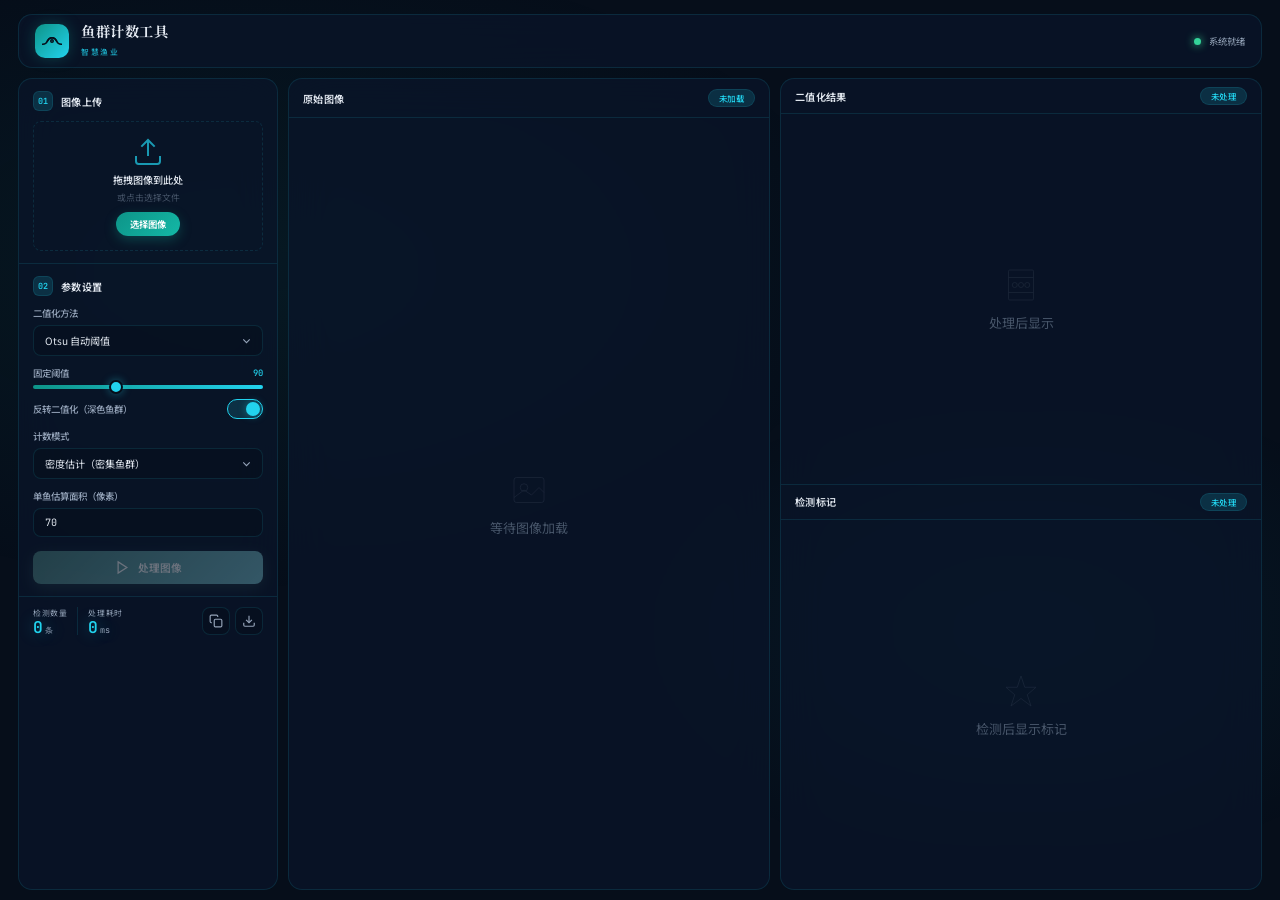
<file: 智慧鱼塘项目/计数系统/智慧渔业-鱼群计数系统/智慧渔业/frontend/index.html>
<!DOCTYPE html>
<html lang="zh-CN">
<head>
    <meta charset="UTF-8">
    <meta name="viewport" content="width=device-width, initial-scale=1.0">
    <title>鱼群计数工具</title>
    <link rel="preconnect" href="https://fonts.googleapis.com">
    <link rel="preconnect" href="https://fonts.gstatic.com" crossorigin>
    <link href="https://fonts.googleapis.com/css2?family=Playfair+Display:wght@700&family=JetBrains+Mono:wght@400;600&family=Noto+Serif+SC:wght@700&family=Noto+Sans+SC:wght@300;400;500;600&display=swap" rel="stylesheet">
    <link rel="stylesheet" href="styles.css">
</head>
<body>
    <div class="bg-particles" id="bgParticles"></div>
    <div class="app">
        <header class="app-header">
            <div class="brand">
                <div class="brand-icon">
                    <svg viewBox="0 0 24 24" fill="none" stroke="currentColor" stroke-width="1.8" stroke-linecap="round" stroke-linejoin="round">
                        <path d="M6.5 12c.94-2.34 3.09-4 5.5-4s4.56 1.66 5.5 4"/>
                        <path d="M6.5 12c-.94 2.34-3.09 4-5.5 4s-4.56-1.66-5.5-4"/>
                        <path d="M17.5 12c.94 2.34 3.09 4 5.5 4s4.56-1.66 5.5-4"/>
                        <path d="M17.5 12c-.94-2.34-3.09-4-5.5-4s-4.56 1.66-5.5 4"/>
                        <circle cx="12" cy="12" r="1.5"/>
                    </svg>
                </div>
                <div class="brand-text">
                    <h1>鱼群计数工具</h1>
                    <span class="brand-tag">智慧渔业</span>
                </div>
            </div>
            <div class="status-indicator">
                <span class="status-dot"></span>
                <span class="status-text">系统就绪</span>
            </div>
        </header>

        <main class="workspace">
            <!-- 左侧：控制面板 -->
            <aside class="panel panel-controls">
                <div class="panel-section">
                    <h3 class="section-title"><span class="section-num">01</span>图像上传</h3>
                    <div class="upload-zone" id="uploadZone">
                        <input type="file" id="imageUpload" accept="image/*">
                        <div class="upload-content">
                            <div class="upload-icon">
                                <svg viewBox="0 0 24 24" fill="none" stroke="currentColor" stroke-width="1.5">
                                    <path d="M21 15v4a2 2 0 0 1-2 2H5a2 2 0 0 1-2-2v-4"/>
                                    <polyline points="17 8 12 3 7 8"/>
                                    <line x1="12" y1="3" x2="12" y2="15"/>
                                </svg>
                            </div>
                            <p class="upload-hint">拖拽图像到此处</p>
                            <p class="upload-sub">或点击选择文件</p>
                            <label for="imageUpload" class="upload-btn">选择图像</label>
                        </div>
                        <div class="upload-ripple"></div>
                    </div>
                </div>

                <div class="panel-section">
                    <h3 class="section-title"><span class="section-num">02</span>参数设置</h3>
                    <div class="control-stack">
                        <div class="field">
                            <label>二值化方法</label>
                            <div class="select-wrap">
                                <select id="thresholdMethod">
                                    <option value="otsu">Otsu 自动阈值</option>
                                    <option value="fixed">固定阈值</option>
                                </select>
                                <svg class="select-arrow" viewBox="0 0 24 24" fill="none" stroke="currentColor" stroke-width="2"><polyline points="6 9 12 15 18 9"/></svg>
                            </div>
                        </div>
                        <div class="field" id="fixedThresholdField">
                            <label>固定阈值 <span id="fixedThresholdValue">90</span></label>
                            <input type="range" id="fixedThreshold" min="0" max="255" value="90">
                        </div>
                        <div class="field row">
                            <label class="switch-label">反转二值化（深色鱼群）</label>
                            <label class="switch">
                                <input type="checkbox" id="invertBinarize" checked>
                                <span class="slider"></span>
                            </label>
                        </div>
                        <div class="field">
                            <label>计数模式</label>
                            <div class="select-wrap">
                                <select id="countMode">
                                    <option value="density" selected>密度估计（密集鱼群）</option>
                                    <option value="connected">连通域（稀疏鱼群）</option>
                                </select>
                                <svg class="select-arrow" viewBox="0 0 24 24" fill="none" stroke="currentColor" stroke-width="2"><polyline points="6 9 12 15 18 9"/></svg>
                            </div>
                        </div>
                        <div class="field" id="avgFishAreaField">
                            <label>单鱼估算面积（像素）</label>
                            <input type="number" id="avgFishArea" value="70" min="1" max="500">
                        </div>
                        <div class="field hidden" id="minAreaField">
                            <label>最小连通域面积</label>
                            <input type="number" id="minArea" value="20" min="1" max="5000">
                        </div>
                        <button id="processButton" class="process-btn" disabled>
                            <span class="btn-icon"><svg viewBox="0 0 24 24" fill="none" stroke="currentColor" stroke-width="2"><polygon points="5 3 19 12 5 21 5 3"/></svg></span>
                            处理图像
                        </button>
                    </div>
                </div>

                <div class="panel-section result-section-compact">
                    <div class="result-metric-inline">
                        <div class="metric-block">
                            <span class="metric-label">检测数量</span>
                            <span class="metric-value-row"><span id="fishCount">0</span><small>条</small></span>
                        </div>
                        <div class="metric-divider"></div>
                        <div class="metric-block">
                            <span class="metric-label">处理耗时</span>
                            <span class="metric-value-row"><span id="processTime">0</span><small>ms</small></span>
                        </div>
                        <div class="metric-actions">
                            <button id="copyResult" class="icon-btn" title="复制结果">
                                <svg viewBox="0 0 24 24" fill="none" stroke="currentColor" stroke-width="2"><rect x="9" y="9" width="13" height="13" rx="2" ry="2"/><path d="M5 15H4a2 2 0 0 1-2-2V4a2 2 0 0 1 2-2h9a2 2 0 0 1 2 2v1"/></svg>
                            </button>
                            <button id="exportResult" class="icon-btn" title="导出结果">
                                <svg viewBox="0 0 24 24" fill="none" stroke="currentColor" stroke-width="2"><path d="M21 15v4a2 2 0 0 1-2 2H5a2 2 0 0 1-2-2v-4"/><polyline points="7 10 12 15 17 10"/><line x1="12" y1="15" x2="12" y2="3"/></svg>
                            </button>
                        </div>
                    </div>
                </div>
            </aside>

            <!-- 中间：原始图像 -->
            <section class="panel panel-preview">
                <div class="preview-header">
                    <h3 class="section-title">原始图像</h3>
                    <span class="image-badge" id="originalBadge">未加载</span>
                </div>
                <div class="canvas-frame">
                    <canvas id="originalCanvas" width="480" height="360"></canvas>
                    <div class="canvas-placeholder" id="originalPlaceholder">
                        <div class="placeholder-art">
                            <svg viewBox="0 0 64 64" fill="none" stroke="currentColor" stroke-width="1.2"><rect x="8" y="12" width="48" height="40" rx="4"/><circle cx="24" cy="28" r="6"/><path d="M8 44 L24 32 L36 40 L48 28 L56 36"/></svg>
                        </div>
                        <p>等待图像加载</p>
                    </div>
                </div>
            </section>

            <!-- 右侧：二值化 + 标记图 -->
            <section class="panel panel-result">
                <div class="result-stack">
                    <div class="result-view">
                        <div class="preview-header sub">
                            <h3 class="section-title">二值化结果</h3>
                            <span class="image-badge" id="binaryBadge">未处理</span>
                        </div>
                        <div class="canvas-frame small">
                            <canvas id="binaryCanvas" width="480" height="240"></canvas>
                            <div class="canvas-placeholder" id="binaryPlaceholder">
                                <div class="placeholder-art">
                                    <svg viewBox="0 0 64 64" fill="none" stroke="currentColor" stroke-width="1.2"><rect x="12" y="8" width="40" height="48" rx="2"/><line x1="12" y1="20" x2="52" y2="20"/><line x1="12" y1="44" x2="52" y2="44"/><circle cx="22" cy="32" r="4"/><circle cx="32" cy="32" r="4"/><circle cx="42" cy="32" r="4"/></svg>
                                </div>
                                <p>处理后显示</p>
                            </div>
                        </div>
                    </div>
                    <div class="result-view">
                        <div class="preview-header sub">
                            <h3 class="section-title">检测标记</h3>
                            <span class="image-badge" id="markBadge">未处理</span>
                        </div>
                        <div class="canvas-frame small">
                            <canvas id="markCanvas" width="480" height="240"></canvas>
                            <div class="canvas-placeholder" id="markPlaceholder">
                                <div class="placeholder-art">
                                    <svg viewBox="0 0 64 64" fill="none" stroke="currentColor" stroke-width="1.2"><path d="M32 8 L38 26 L56 26 L42 38 L48 56 L32 44 L16 56 L22 38 L8 26 L26 26 Z"/></svg>
                                </div>
                                <p>检测后显示标记</p>
                            </div>
                        </div>
                    </div>
                </div>
            </section>
        </main>
    </div>

    <div class="toast" id="toast">
        <span class="toast-icon">✓</span>
        <span class="toast-msg" id="toastMsg">操作成功</span>
    </div>

    <script src="script.js"></script>
</body>
</html>
</file>
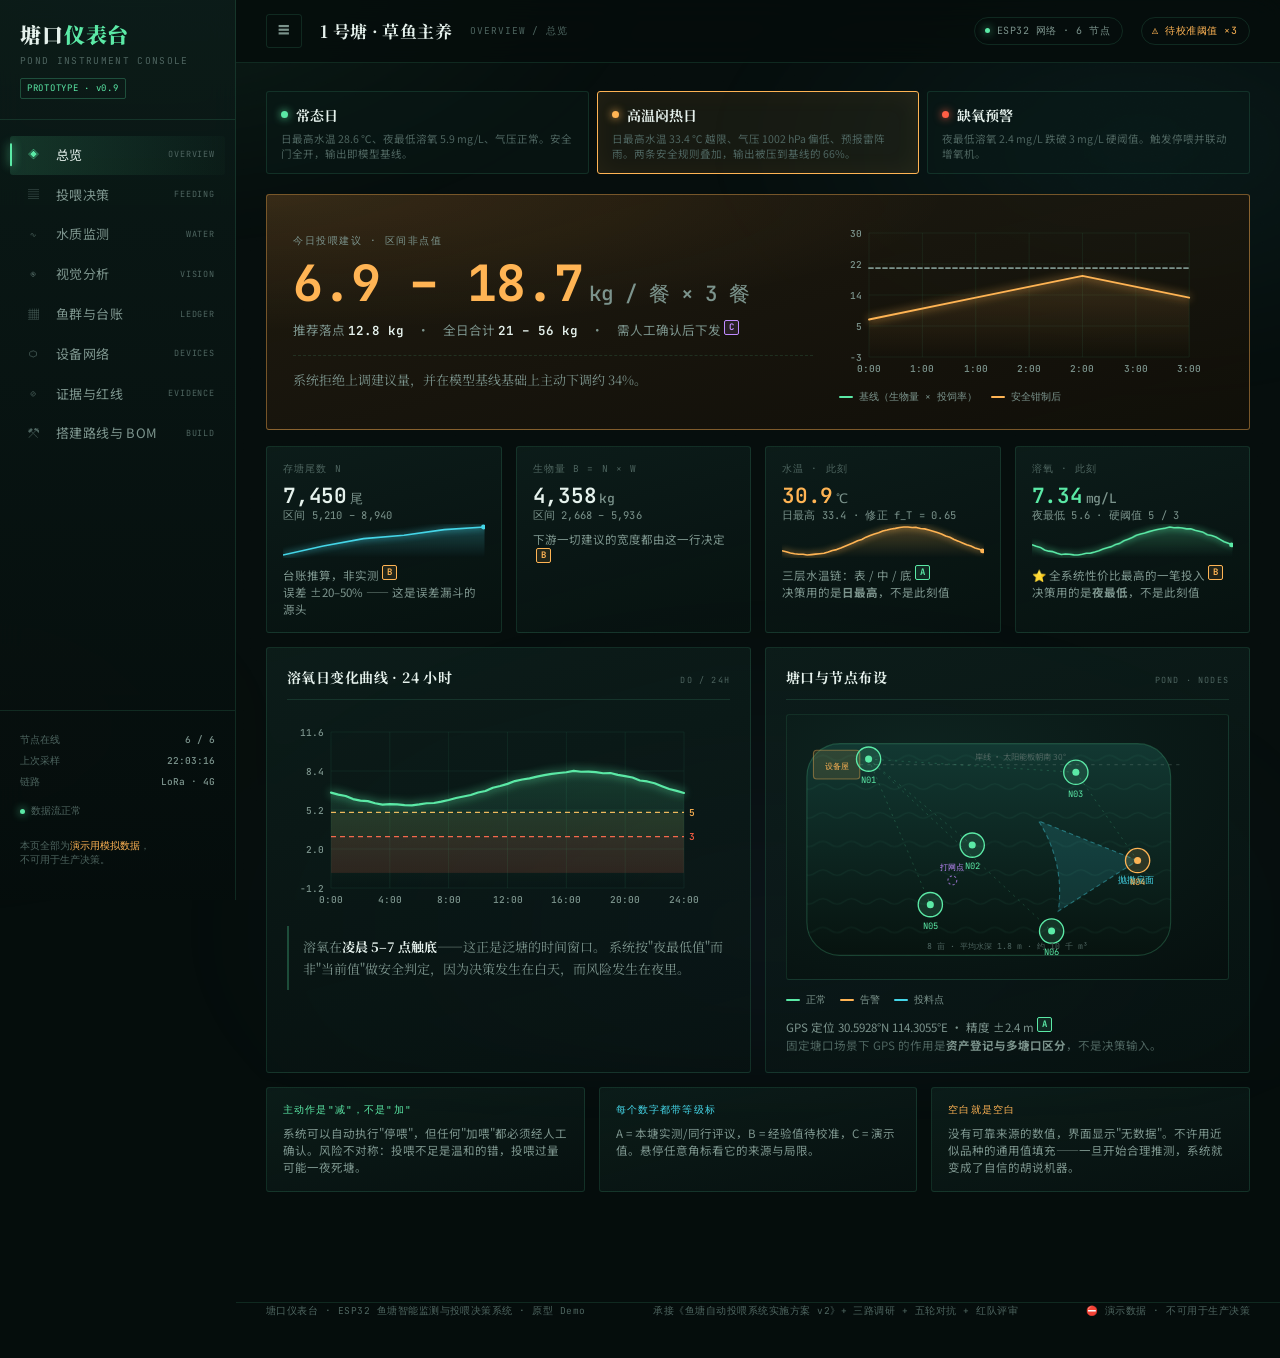
<file: 智慧鱼塘项目/视觉控制水下相机以及投喂养殖模型/视觉控制机投喂养殖系统/智慧鱼塘项目/ESP32鱼塘系统/esp32-yutang-demo/index.html>
<!DOCTYPE html>
<html lang="zh-CN">
<head>
<meta charset="UTF-8">
<meta name="viewport" content="width=device-width, initial-scale=1">
<title>塘口仪表台 · ESP32 鱼塘智能监测与投喂决策系统（原型 Demo）</title>
<meta name="description" content="基于 ESP32 传感网络的鱼塘监测与投喂决策系统原型。每个数字都带证据等级，每个预测都是区间。">
<link rel="stylesheet" href="styles.css">
<link rel="icon" href="data:image/svg+xml,<svg xmlns='http://www.w3.org/2000/svg' viewBox='0 0 32 32'><rect width='32' height='32' rx='7' fill='%23050D0C'/><path d='M6 20c3-5 6-5 9 0s6 5 9 0' stroke='%235BE9A6' stroke-width='2.4' fill='none' stroke-linecap='round'/><circle cx='16' cy='11' r='2.6' fill='%235BE9A6'/></svg>">
</head>
<body>

<div class="shell">

  <!-- ================= 左侧导航 ================= -->
  <aside class="rail">
    <div class="brand">
      <div class="mark">塘口<em>仪表台</em></div>
      <div class="sub">Pond Instrument Console</div>
      <div class="ver">PROTOTYPE · v0.9</div>
    </div>
    <nav class="nav"></nav>
    <div class="rail-foot">
      <div class="row"><span>节点在线</span><b>6 / 6</b></div>
      <div class="row"><span>上次采样</span><b id="clock">--:--:--</b></div>
      <div class="row"><span>链路</span><b>LoRa · 4G</b></div>
      <div class="row" style="margin-top:8px">
        <span><span class="pulse"></span> 数据流正常</span>
      </div>
      <div class="row" style="margin-top:14px;line-height:1.5;align-items:flex-start">
        <span style="color:var(--dim)">本页全部为<b style="color:var(--amber)">演示用模拟数据</b>，<br>不可用于生产决策。</span>
      </div>
    </div>
  </aside>

  <!-- ================= 主区 ================= -->
  <div class="main">
    <header class="topbar">
      <button class="btn ghost rail-toggle" id="rail-toggle" style="padding:7px 11px">☰</button>
      <h1>1 号塘 · 草鱼主养</h1>
      <span class="path" id="crumb">OVERVIEW / 总览</span>
      <span class="spacer"></span>
      <span class="status-pill"><span class="pulse"></span> ESP32 网络 · 6 节点</span>
      <span class="status-pill" style="color:var(--amber)">⚠ 待校准阈值 ×3</span>
    </header>

    <main id="view" class="view"></main>

    <footer class="foot" style="padding:0 30px 40px">
      <span>塘口仪表台 · ESP32 鱼塘智能监测与投喂决策系统 · 原型 Demo</span>
      <span>承接《鱼塘自动投喂系统实施方案 v2》+ 三路调研 + 五轮对抗 + 红队评审</span>
      <span>⛔ 演示数据 · 不可用于生产决策</span>
    </footer>
  </div>
</div>

<script src="data.js"></script>
<script src="charts.js"></script>
<script src="app.js"></script>
</body>
</html>
</file>
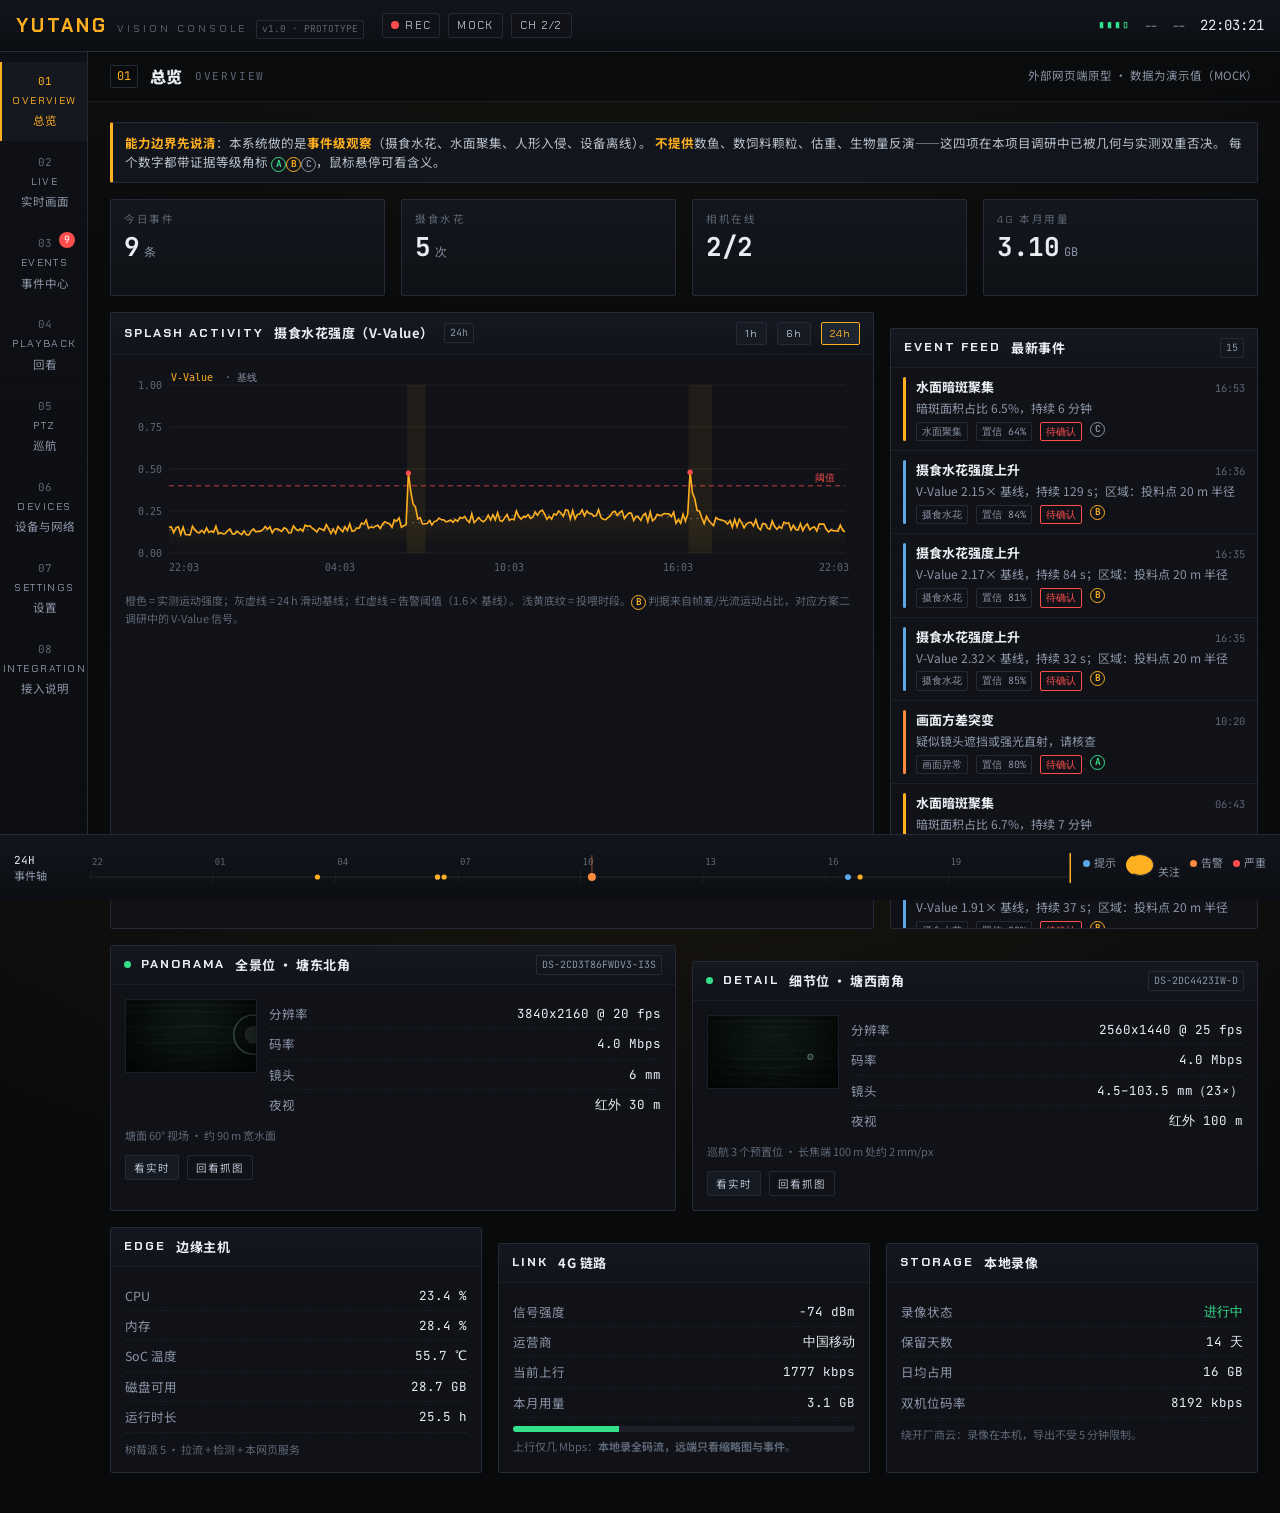
<file: 智慧鱼塘项目/视觉控制水下相机以及投喂养殖模型/视觉控制机投喂养殖系统/智慧鱼塘项目/视觉监控系统/yutang-vision-console/index.html>
<!DOCTYPE html>
<html lang="zh-CN">
<head>
<meta charset="UTF-8">
<meta name="viewport" content="width=device-width, initial-scale=1">
<title>塘口视觉监控台 · YUTANG VISION CONSOLE</title>
<meta name="description" content="鱼塘视觉监控系统 · 外部网页端原型：双机位实时画面、摄食水花事件、云台巡航、4G 链路与本地录像。">
<link rel="preconnect" href="https://fonts.googleapis.com">
<link rel="preconnect" href="https://fonts.gstatic.com" crossorigin>
<link href="https://fonts.googleapis.com/css2?family=Chakra+Petch:wght@500;600;700&family=JetBrains+Mono:wght@400;500;700&family=Noto+Sans+SC:wght@400;500;700;900&display=swap" rel="stylesheet">
<link rel="stylesheet" href="styles.css">
<link rel="icon" href="data:image/svg+xml,<svg xmlns='http://www.w3.org/2000/svg' viewBox='0 0 32 32'><rect width='32' height='32' rx='6' fill='%230A0B0D'/><circle cx='16' cy='16' r='7' fill='none' stroke='%23FFB020' stroke-width='2'/><circle cx='16' cy='16' r='2.4' fill='%23FF4D4D'/><path d='M16 3v4M16 25v4M3 16h4M25 16h4' stroke='%23FFB020' stroke-width='2'/></svg>">
</head>
<body data-mode="mock">

<!-- 顶部 tally 条 ==================================================== -->
<header class="tally">
  <div class="tally-brand">
    <span class="tally-mark">YUTANG</span>
    <span class="tally-sub">VISION CONSOLE</span>
    <span class="tally-ver">v1.0 · PROTOTYPE</span>
  </div>

  <div class="tally-mid">
    <span class="chip" id="tally-rec"><i class="rec"></i> REC</span>
    <span class="chip" id="tally-mode">MOCK</span>
    <span class="chip" id="tally-cams">CH 2/2</span>
  </div>

  <div class="tally-right">
    <span class="meter" id="tally-sig" title="4G 信号">▮▮▮▯</span>
    <span class="mono dim" id="tally-net">--</span>
    <span class="mono dim" id="tally-disk">--</span>
    <span class="mono big" id="tally-clock">--:--:--</span>
  </div>
</header>

<div class="shell">
  <!-- 左侧页签轨 ==================================================== -->
  <nav class="rail" id="rail"></nav>

  <!-- 主视图 ======================================================== -->
  <div class="stage">
    <div class="crumb">
      <span class="crumb-code" id="crumb-code">01</span>
      <span class="crumb-name" id="crumb-name">总览</span>
      <span class="crumb-path mono" id="crumb-path">OVERVIEW</span>
      <span class="spacer"></span>
      <span class="crumb-note" id="crumb-note"></span>
    </div>
    <main id="view" class="view"></main>
  </div>
</div>

<!-- 底部 24h 事件时间轴 ============================================== -->
<footer class="strip">
  <div class="strip-label">
    <span class="mono">24H</span>
    <span class="dim">事件轴</span>
  </div>
  <canvas id="strip-canvas" height="46"></canvas>
  <div class="strip-legend">
    <span><i class="dot info"></i>提示</span>
    <span><i class="dot notice"></i>关注</span>
    <span><i class="dot warn"></i>告警</span>
    <span><i class="dot critical"></i>严重</span>
  </div>
</footer>

<div class="toast-wrap" id="toast-wrap"></div>

<script src="data.js"></script>
<script src="charts.js"></script>
<script src="feed.js"></script>
<script src="api.js"></script>
<script src="app.js"></script>
</body>
</html>
</file>
<file: 智慧鱼塘项目/计数系统/智慧渔业-鱼群计数系统/智慧渔业/frontend/styles.css>
/* ───────────────────── 变量系统 ───────────────────── */
:root {
  --bg-deep: #060e1a;
  --bg-panel: rgba(11, 22, 42, 0.72);
  --bg-panel-solid: #0b162a;
  --border: rgba(34, 211, 238, 0.12);
  --border-hover: rgba(34, 211, 238, 0.35);
  --accent: #22d3ee;
  --accent-dim: rgba(34, 211, 238, 0.15);
  --accent-glow: rgba(34, 211, 238, 0.4);
  --primary: #0d9488;
  --primary-glow: rgba(13, 148, 136, 0.35);
  --text: #e2e8f0;
  --text-dim: #94a3b8;
  --text-faint: #475569;
  --success: #34d399;
  --font-display: 'Playfair Display', 'Noto Serif SC', serif;
  --font-body: 'Noto Sans SC', 'JetBrains Mono', sans-serif;
  --font-mono: 'JetBrains Mono', monospace;
  --radius: 14px;
  --radius-sm: 8px;
}

/* ───────────────────── 全局重置 ───────────────────── */
*, *::before, *::after { margin: 0; padding: 0; box-sizing: border-box; }
html, body { height: 100vh; width: 100vw; overflow: hidden; font-family: var(--font-body); font-size: 13px; color: var(--text); background: var(--bg-deep); }

/* ───────────────────── 动态背景 ───────────────────── */
.bg-particles { position: fixed; inset: 0; z-index: 0; pointer-events: none; background: radial-gradient(ellipse 80% 60% at 20% 30%, rgba(13,148,136,0.08) 0%, transparent 60%), radial-gradient(ellipse 60% 50% at 80% 70%, rgba(34,211,238,0.06) 0%, transparent 55%); }
.particle { position: absolute; border-radius: 50%; background: var(--accent); opacity: 0; animation: floatUp linear infinite; }
@keyframes floatUp { 0% { transform: translateY(100vh) scale(0.4); opacity: 0; } 10% { opacity: 0.25; } 90% { opacity: 0.15; } 100% { transform: translateY(-10vh) scale(1); opacity: 0; } }

/* ───────────────────── 应用外壳 ───────────────────── */
.app { position: relative; z-index: 1; display: flex; flex-direction: column; height: 100vh; padding: 14px 18px 10px; gap: 10px; }

/* ───────────────────── 顶部导航 ───────────────────── */
.app-header { display: flex; align-items: center; justify-content: space-between; padding: 8px 16px; background: var(--bg-panel); backdrop-filter: blur(20px); border: 1px solid var(--border); border-radius: var(--radius); flex-shrink: 0; }
.brand { display: flex; align-items: center; gap: 12px; }
.brand-icon { width: 34px; height: 34px; display: flex; align-items: center; justify-content: center; background: linear-gradient(135deg, var(--primary), var(--accent)); border-radius: 10px; color: var(--bg-deep); box-shadow: 0 0 14px var(--primary-glow); }
.brand-icon svg { width: 20px; height: 20px; }
.brand-text h1 { font-family: var(--font-display); font-size: 1.1rem; font-weight: 700; letter-spacing: 0.5px; line-height: 1.2; }
.brand-tag { font-size: 0.6rem; font-weight: 500; color: var(--accent); text-transform: uppercase; letter-spacing: 1.5px; opacity: 0.8; }
.status-indicator { display: flex; align-items: center; gap: 8px; font-size: 0.72rem; color: var(--text-dim); }
.status-dot { width: 7px; height: 7px; border-radius: 50%; background: var(--success); box-shadow: 0 0 8px var(--success); animation: pulse 2s ease-in-out infinite; }
@keyframes pulse { 0%, 100% { opacity: 1; transform: scale(1); } 50% { opacity: 0.6; transform: scale(0.85); } }

/* ───────────────────── 工作区 ───────────────────── */
.workspace { display: grid; grid-template-columns: 260px 1fr 1fr; gap: 10px; flex: 1; min-height: 0; }
.panel { background: var(--bg-panel); backdrop-filter: blur(20px); border: 1px solid var(--border); border-radius: var(--radius); display: flex; flex-direction: column; overflow: hidden; transition: border-color 0.3s ease; }
.panel:hover { border-color: var(--border-hover); }

/* ───────────────────── 面板头部 ───────────────────── */
.panel-section { padding: 12px 14px; border-bottom: 1px solid var(--border); }
.panel-section:last-child { border-bottom: none; }
.section-title { display: flex; align-items: center; gap: 8px; font-size: 0.78rem; font-weight: 600; color: var(--text); margin-bottom: 10px; letter-spacing: 0.3px; }
.section-num { display: inline-flex; align-items: center; justify-content: center; width: 20px; height: 20px; border-radius: 6px; font-family: var(--font-mono); font-size: 0.65rem; font-weight: 600; color: var(--accent); background: var(--accent-dim); border: 1px solid var(--border); }
.preview-header { display: flex; align-items: center; justify-content: space-between; padding: 10px 14px; border-bottom: 1px solid var(--border); flex-shrink: 0; }
.preview-header.sub { padding: 8px 14px; }
.preview-header .section-title { margin: 0; }
.image-badge { font-size: 0.65rem; font-weight: 500; padding: 2px 10px; border-radius: 20px; background: var(--accent-dim); color: var(--accent); border: 1px solid var(--border); letter-spacing: 0.5px; }
.image-badge.ready { background: rgba(52,211,153,0.12); color: var(--success); border-color: rgba(52,211,153,0.2); }

/* ───────────────────── 上传区域 ───────────────────── */
.upload-zone { position: relative; border: 1.5px dashed var(--border); border-radius: var(--radius-sm); padding: 14px 10px; text-align: center; cursor: pointer; transition: all 0.3s ease; overflow: hidden; }
.upload-zone:hover, .upload-zone.dragover { border-color: var(--accent); background: var(--accent-dim); }
.upload-zone input { display: none; }
.upload-content { position: relative; z-index: 2; display: flex; flex-direction: column; align-items: center; gap: 4px; }
.upload-icon { width: 32px; height: 32px; color: var(--accent); opacity: 0.7; transition: transform 0.3s ease; }
.upload-zone:hover .upload-icon { transform: translateY(-3px); opacity: 1; }
.upload-icon svg { width: 100%; height: 100%; }
.upload-hint { font-size: 0.78rem; font-weight: 500; color: var(--text); }
.upload-sub { font-size: 0.68rem; color: var(--text-faint); }
.upload-btn { margin-top: 4px; padding: 5px 14px; background: linear-gradient(135deg, var(--primary), #14b8a6); color: #fff; font-size: 0.72rem; font-weight: 600; border-radius: 20px; cursor: pointer; border: none; transition: all 0.25s ease; box-shadow: 0 4px 12px var(--primary-glow); }
.upload-btn:hover { transform: translateY(-1px); box-shadow: 0 6px 20px var(--primary-glow); }
.upload-ripple { position: absolute; inset: 0; border-radius: var(--radius-sm); opacity: 0; background: radial-gradient(circle at center, var(--accent-dim), transparent 70%); transition: opacity 0.4s ease; pointer-events: none; }
.upload-zone:hover .upload-ripple { opacity: 1; }

/* ───────────────────── 控制表单 ───────────────────── */
.control-stack { display: flex; flex-direction: column; gap: 10px; }
.field { display: flex; flex-direction: column; gap: 5px; }
.field.row { flex-direction: row; align-items: center; justify-content: space-between; }
.field.hidden { display: none !important; }
.field label { font-size: 0.73rem; font-weight: 500; color: var(--text-dim); display: flex; align-items: center; justify-content: space-between; }
.field label span { font-family: var(--font-mono); color: var(--accent); font-size: 0.68rem; }

.select-wrap { position: relative; }
select { width: 100%; appearance: none; padding: 7px 30px 7px 11px; background: rgba(6,14,26,0.5); border: 1px solid var(--border); border-radius: var(--radius-sm); color: var(--text); font-family: var(--font-body); font-size: 0.78rem; cursor: pointer; transition: all 0.2s ease; }
select:hover, select:focus { border-color: var(--accent); outline: none; background: rgba(6,14,26,0.7); }
.select-arrow { position: absolute; right: 10px; top: 50%; transform: translateY(-50%); width: 13px; height: 13px; color: var(--text-dim); pointer-events: none; }

input[type="range"] { width: 100%; height: 4px; background: transparent; appearance: none; cursor: pointer; }
input[type="range"]::-webkit-slider-runnable-track { height: 4px; background: linear-gradient(90deg, var(--primary), var(--accent)); border-radius: 2px; }
input[type="range"]::-webkit-slider-thumb { appearance: none; width: 14px; height: 14px; border-radius: 50%; background: var(--accent); border: 2px solid var(--bg-deep); box-shadow: 0 0 8px var(--accent-glow); margin-top: -5px; transition: transform 0.15s ease; }
input[type="range"]::-webkit-slider-thumb:hover { transform: scale(1.2); }

input[type="number"] { width: 100%; padding: 7px 11px; background: rgba(6,14,26,0.5); border: 1px solid var(--border); border-radius: var(--radius-sm); color: var(--text); font-family: var(--font-mono); font-size: 0.78rem; transition: all 0.2s ease; }
input[type="number"]:hover, input[type="number"]:focus { border-color: var(--accent); outline: none; }

/* 开关 */
.switch-label { font-size: 0.73rem; color: var(--text-dim); cursor: pointer; }
.switch { position: relative; display: inline-block; width: 36px; height: 20px; flex-shrink: 0; }
.switch input { opacity: 0; width: 0; height: 0; }
.slider { position: absolute; cursor: pointer; inset: 0; background: rgba(6,14,26,0.6); border: 1px solid var(--border); border-radius: 20px; transition: 0.3s; }
.slider::before { position: absolute; content: ""; height: 14px; width: 14px; left: 2px; bottom: 2px; background: var(--text-dim); border-radius: 50%; transition: 0.3s; }
.switch input:checked + .slider { background: var(--accent-dim); border-color: var(--accent); }
.switch input:checked + .slider::before { transform: translateX(16px); background: var(--accent); box-shadow: 0 0 8px var(--accent-glow); }

/* 处理按钮 */
.process-btn { display: flex; align-items: center; justify-content: center; gap: 8px; width: 100%; padding: 9px; margin-top: 4px; background: linear-gradient(135deg, var(--primary), var(--accent)); color: #fff; font-family: var(--font-body); font-size: 0.82rem; font-weight: 600; border: none; border-radius: var(--radius-sm); cursor: pointer; transition: all 0.3s ease; box-shadow: 0 4px 16px var(--primary-glow); position: relative; overflow: hidden; }
.process-btn::before { content: ''; position: absolute; inset: 0; background: linear-gradient(90deg, transparent, rgba(255,255,255,0.15), transparent); transform: translateX(-100%); transition: transform 0.5s ease; }
.process-btn:hover::before { transform: translateX(100%); }
.process-btn:hover:not(:disabled) { transform: translateY(-2px); box-shadow: 0 8px 24px var(--primary-glow); }
.process-btn:disabled { opacity: 0.4; cursor: not-allowed; filter: grayscale(0.6); }
.btn-icon { width: 15px; height: 15px; display: flex; align-items: center; }
.btn-icon svg { width: 100%; height: 100%; }

/* ───────────────────── Canvas 区域 ───────────────────── */
.canvas-frame { flex: 1; position: relative; display: flex; align-items: center; justify-content: center; padding: 10px; min-height: 0; }
.canvas-frame.small { padding: 8px; }
.canvas-frame canvas { max-width: 100%; max-height: 100%; border-radius: var(--radius-sm); object-fit: contain; display: none; }
.canvas-frame canvas.visible { display: block; }
.canvas-placeholder { display: flex; flex-direction: column; align-items: center; gap: 8px; color: var(--text-faint); text-align: center; }
.canvas-placeholder.hidden { display: none; }
.placeholder-art { width: 40px; height: 40px; opacity: 0.3; }
.placeholder-art svg { width: 100%; height: 100%; }

/* ───────────────────── 结果堆叠（右侧双图） ───────────────────── */
.result-stack { display: flex; flex-direction: column; flex: 1; min-height: 0; }
.result-view { display: flex; flex-direction: column; flex: 1; min-height: 0; border-bottom: 1px solid var(--border); }
.result-view:last-child { border-bottom: none; }

/* ───────────────────── 底部结果栏（左侧紧凑版） ───────────────────── */
.result-section-compact { padding: 10px 14px; }
.result-metric-inline { display: flex; align-items: center; gap: 10px; }
.metric-block { display: flex; flex-direction: column; gap: 1px; }
.metric-block .metric-label { font-size: 0.6rem; color: var(--text-dim); text-transform: uppercase; letter-spacing: 0.6px; }
.metric-value-row { font-family: var(--font-mono); font-size: 1.25rem; font-weight: 600; color: var(--accent); line-height: 1; text-shadow: 0 0 16px var(--accent-glow); }
.metric-value-row small { font-size: 0.65rem; color: var(--text-dim); margin-left: 2px; font-weight: 400; }
.metric-divider { width: 1px; height: 28px; background: var(--border); }
.metric-actions { display: flex; gap: 5px; margin-left: auto; }
.icon-btn { width: 28px; height: 28px; display: flex; align-items: center; justify-content: center; background: rgba(6,14,26,0.5); border: 1px solid var(--border); border-radius: var(--radius-sm); color: var(--text-dim); cursor: pointer; transition: all 0.2s ease; }
.icon-btn svg { width: 14px; height: 14px; }
.icon-btn:hover { border-color: var(--accent); color: var(--accent); background: var(--accent-dim); }

/* ───────────────────── Toast ───────────────────── */
.toast { position: fixed; bottom: 22px; left: 50%; transform: translateX(-50%) translateY(80px); display: flex; align-items: center; gap: 8px; padding: 9px 18px; background: var(--bg-panel); backdrop-filter: blur(20px); border: 1px solid var(--border); border-radius: 20px; color: var(--text); font-size: 0.78rem; z-index: 1000; opacity: 0; transition: all 0.35s cubic-bezier(0.34, 1.56, 0.64, 1); pointer-events: none; }
.toast.show { opacity: 1; transform: translateX(-50%) translateY(0); }
.toast-icon { width: 17px; height: 17px; display: flex; align-items: center; justify-content: center; background: var(--success); color: var(--bg-deep); border-radius: 50%; font-size: 0.65rem; font-weight: 700; }
</file>
<file: 智慧鱼塘项目/视觉控制水下相机以及投喂养殖模型/视觉控制机投喂养殖系统/智慧鱼塘项目/ESP32鱼塘系统/esp32-yutang-demo/styles.css>
/* ============================================================
   塘口仪表台 · 视觉系统
   方向：深水仪表台（Deep-Water Instrument Console）
   —— 控制室的克制 + 生物荧光的信号色 + 工程制图的证据标注
   ============================================================ */

@import url('https://fonts.googleapis.com/css2?family=Noto+Serif+SC:wght@500;700;900&family=Noto+Sans+SC:wght@300;400;500;700&family=JetBrains+Mono:wght@400;500;600;700&family=LXGW+WenKai:wght@400&display=swap');

:root {
  --abyss: #050D0C;
  --deep: #081513;
  --silt: #0C1C19;
  --raise: #102521;
  --edge: rgba(91, 233, 166, 0.13);
  --edge-2: rgba(91, 233, 166, 0.26);
  --foam: #E6F2ED;
  --mist: #7C948D;
  --dim: #4E6560;
  --signal: #5BE9A6;
  --amber: #FFB454;
  --alarm: #FF5F45;
  --cyan: #45D6E8;
  --lead: #7C93FF;
  --violet: #C08BFF;

  --mono: 'JetBrains Mono', ui-monospace, monospace;
  --sans: 'Noto Sans SC', -apple-system, sans-serif;
  --serif: 'Noto Serif SC', serif;
  --kai: 'LXGW WenKai', 'Noto Serif SC', serif;

  --r: 3px;
}

* { box-sizing: border-box; margin: 0; padding: 0; }

html { scroll-behavior: smooth; }

body {
  background: var(--abyss);
  color: var(--foam);
  font-family: var(--sans);
  font-size: 14px;
  line-height: 1.6;
  -webkit-font-smoothing: antialiased;
  min-height: 100vh;
  overflow-x: hidden;
}

/* ---------- 背景：水体光斑 + 颗粒 ---------- */
body::before {
  content: '';
  position: fixed; inset: -20%;
  background:
    radial-gradient(46% 34% at 22% 12%, rgba(91, 233, 166, 0.075), transparent 62%),
    radial-gradient(38% 30% at 78% 26%, rgba(69, 214, 232, 0.06), transparent 64%),
    radial-gradient(52% 40% at 58% 88%, rgba(124, 147, 255, 0.05), transparent 66%),
    radial-gradient(30% 24% at 12% 72%, rgba(255, 180, 84, 0.035), transparent 60%);
  filter: blur(28px);
  animation: drift 34s ease-in-out infinite alternate;
  pointer-events: none; z-index: 0;
}
body::after {
  content: '';
  position: fixed; inset: 0; z-index: 0; pointer-events: none; opacity: 0.42;
  background-image: url("data:image/svg+xml,%3Csvg xmlns='http://www.w3.org/2000/svg' width='140' height='140'%3E%3Cfilter id='n'%3E%3CfeTurbulence type='fractalNoise' baseFrequency='0.85' numOctaves='3'/%3E%3CfeColorMatrix type='saturate' values='0'/%3E%3C/filter%3E%3Crect width='140' height='140' filter='url(%23n)' opacity='0.32'/%3E%3C/svg%3E");
  mix-blend-mode: overlay;
}
@keyframes drift {
  0%   { transform: translate3d(0, 0, 0) scale(1); }
  50%  { transform: translate3d(2.5%, -2%, 0) scale(1.06); }
  100% { transform: translate3d(-2%, 2.5%, 0) scale(1.02); }
}

/* ---------- 骨架 ---------- */
.shell {
  position: relative; z-index: 1;
  display: grid;
  grid-template-columns: 236px minmax(0, 1fr);
  min-height: 100vh;
}

/* ---------- 左侧导航 ---------- */
.rail {
  border-right: 1px solid var(--edge);
  background: linear-gradient(180deg, rgba(12, 28, 25, 0.86), rgba(5, 13, 12, 0.9));
  backdrop-filter: blur(14px);
  padding: 22px 0 30px;
  position: sticky; top: 0; height: 100vh;
  display: flex; flex-direction: column;
  overflow-y: auto;
}
.rail::-webkit-scrollbar { width: 0; }

.brand { padding: 0 20px 20px; border-bottom: 1px solid var(--edge); margin-bottom: 16px; }
.brand .mark {
  font-family: var(--serif); font-weight: 900; font-size: 21px; letter-spacing: 0.04em;
  color: var(--foam); line-height: 1.15;
}
.brand .mark em { font-style: normal; color: var(--signal); }
.brand .sub {
  font-family: var(--mono); font-size: 9.5px; color: var(--dim);
  letter-spacing: 0.14em; text-transform: uppercase; margin-top: 7px;
}
.brand .ver {
  display: inline-block; margin-top: 10px; font-family: var(--mono); font-size: 9px;
  color: var(--signal); border: 1px solid var(--edge-2); border-radius: 2px;
  padding: 2px 6px; letter-spacing: 0.08em;
}

.nav { display: flex; flex-direction: column; gap: 1px; padding: 0 10px; }
.nav button {
  all: unset; cursor: pointer;
  display: grid; grid-template-columns: 26px 1fr auto; align-items: center; gap: 10px;
  padding: 9px 10px; border-radius: var(--r);
  color: var(--mist); font-size: 13px; font-weight: 400;
  transition: background .18s, color .18s, transform .18s;
  position: relative;
}
.nav button .ic { font-family: var(--mono); font-size: 11px; color: var(--dim); text-align: center; }
.nav button .cn { letter-spacing: 0.03em; }
.nav button .en {
  font-family: var(--mono); font-size: 8.5px; color: var(--dim);
  letter-spacing: 0.1em; text-transform: uppercase;
}
.nav button:hover { background: rgba(91, 233, 166, 0.05); color: var(--foam); transform: translateX(2px); }
.nav button.on {
  background: linear-gradient(90deg, rgba(91, 233, 166, 0.14), rgba(91, 233, 166, 0.02));
  color: var(--foam);
}
.nav button.on .ic { color: var(--signal); }
.nav button.on::before {
  content: ''; position: absolute; left: 0; top: 50%; transform: translateY(-50%);
  width: 2px; height: 60%; background: var(--signal); border-radius: 2px;
  box-shadow: 0 0 10px var(--signal);
}

.rail-foot { margin-top: auto; padding: 18px 20px 0; border-top: 1px solid var(--edge); }
.rail-foot .row {
  display: flex; justify-content: space-between; align-items: baseline;
  font-family: var(--mono); font-size: 9.5px; color: var(--dim); padding: 3px 0;
}
.rail-foot .row b { color: var(--mist); font-weight: 500; }
.pulse {
  display: inline-block; width: 5px; height: 5px; border-radius: 50%;
  background: var(--signal); box-shadow: 0 0 8px var(--signal);
  animation: pulse 1.9s ease-in-out infinite;
}
@keyframes pulse { 0%, 100% { opacity: 1; } 50% { opacity: 0.25; } }

/* ---------- 主区 ---------- */
.main { min-width: 0; display: flex; flex-direction: column; }

.topbar {
  position: sticky; top: 0; z-index: 30;
  display: flex; align-items: center; gap: 18px;
  padding: 14px 30px;
  border-bottom: 1px solid var(--edge);
  background: rgba(5, 13, 12, 0.82);
  backdrop-filter: blur(16px);
}
.topbar h1 {
  font-family: var(--serif); font-weight: 700; font-size: 17px;
  letter-spacing: 0.02em; white-space: nowrap;
}
.topbar .path { font-family: var(--mono); font-size: 9.5px; color: var(--dim); letter-spacing: 0.1em; }
.topbar .spacer { flex: 1; }

.status-pill {
  display: flex; align-items: center; gap: 7px;
  border: 1px solid var(--edge); border-radius: 100px;
  padding: 5px 12px 5px 10px;
  font-family: var(--mono); font-size: 10px; color: var(--mist);
  letter-spacing: 0.05em; white-space: nowrap;
}

.view { padding: 28px 30px 70px; animation: fadeUp .45s cubic-bezier(.2,.7,.3,1) both; }
@keyframes fadeUp { from { opacity: 0; transform: translateY(14px); } to { opacity: 1; transform: none; } }

/* ---------- 通用件 ---------- */
.card {
  border: 1px solid var(--edge);
  background: linear-gradient(165deg, rgba(16, 37, 33, 0.62), rgba(8, 21, 19, 0.55));
  border-radius: var(--r);
  padding: 18px 20px;
  position: relative;
  overflow: hidden;
}
.card.tight { padding: 14px 16px; }
.card-h {
  display: flex; align-items: baseline; gap: 10px; margin-bottom: 14px;
  padding-bottom: 10px; border-bottom: 1px solid var(--edge);
}
.card-h h3 {
  font-family: var(--serif); font-weight: 700; font-size: 14px; letter-spacing: 0.03em;
}
.card-h .en {
  font-family: var(--mono); font-size: 8.5px; color: var(--dim);
  letter-spacing: 0.14em; text-transform: uppercase; margin-left: auto;
}

.sect-title {
  font-family: var(--serif); font-weight: 900; font-size: 26px;
  letter-spacing: 0.01em; line-height: 1.25; margin-bottom: 6px;
}
.sect-desc { color: var(--mist); font-size: 13px; max-width: 78ch; margin-bottom: 22px; }

.grid { display: grid; gap: 14px; }
.g2 { grid-template-columns: repeat(2, minmax(0, 1fr)); }
.g3 { grid-template-columns: repeat(3, minmax(0, 1fr)); }
.g4 { grid-template-columns: repeat(4, minmax(0, 1fr)); }
@media (max-width: 1180px) { .g4 { grid-template-columns: repeat(2, minmax(0, 1fr)); } .g3 { grid-template-columns: repeat(2, minmax(0,1fr)); } }
@media (max-width: 820px) { .g2, .g3, .g4 { grid-template-columns: 1fr; } }

/* ---------- 证据等级标（本项目的界面语言核心） ---------- */
.grade {
  display: inline-flex; align-items: center; justify-content: center;
  font-family: var(--mono); font-size: 9px; font-weight: 700;
  width: 15px; height: 15px; border-radius: 2px;
  vertical-align: super; margin-left: 3px; cursor: help;
  border: 1px solid currentColor; line-height: 1;
}
.grade.A { color: var(--signal); background: rgba(91, 233, 166, 0.1); }
.grade.B { color: var(--amber); background: rgba(255, 180, 84, 0.1); }
.grade.C { color: var(--violet); background: rgba(192, 139, 255, 0.1); }

/* ---------- 数值排印 ---------- */
.readout { font-family: var(--mono); font-weight: 600; color: var(--foam); letter-spacing: -0.01em; }
.readout .u { font-size: 0.62em; color: var(--mist); font-weight: 500; margin-left: 3px; }
.big { font-size: 34px; line-height: 1.05; }
.mid { font-size: 21px; line-height: 1.1; }

.kpi-label {
  font-family: var(--mono); font-size: 9.5px; color: var(--dim);
  letter-spacing: 0.12em; text-transform: uppercase; margin-bottom: 8px;
}
.kpi-sub { font-size: 11.5px; color: var(--mist); margin-top: 7px; line-height: 1.5; }
.range-txt {
  font-family: var(--mono); font-size: 10.5px; color: var(--mist);
  letter-spacing: 0.02em;
}

/* ---------- 情景切换 ---------- */
.scn-bar { display: flex; gap: 8px; flex-wrap: wrap; margin-bottom: 20px; }
.scn {
  all: unset; cursor: pointer; flex: 1; min-width: 190px;
  border: 1px solid var(--edge); border-radius: var(--r);
  padding: 12px 14px; transition: all .2s;
  background: rgba(12, 28, 25, 0.4);
}
.scn:hover { border-color: var(--edge-2); transform: translateY(-1px); }
.scn .n { font-family: var(--serif); font-weight: 700; font-size: 14px; display: flex; align-items: center; gap: 8px; }
.scn .d { font-size: 10.5px; color: var(--dim); margin-top: 5px; line-height: 1.45; }
.scn.on { border-color: var(--signal); background: rgba(91, 233, 166, 0.07); box-shadow: inset 0 0 26px rgba(91, 233, 166, 0.06); }
.scn.on.warn { border-color: var(--amber); background: rgba(255, 180, 84, 0.07); box-shadow: inset 0 0 26px rgba(255, 180, 84, 0.06); }
.scn.on.alarm { border-color: var(--alarm); background: rgba(255, 95, 69, 0.08); box-shadow: inset 0 0 26px rgba(255, 95, 69, 0.07); }
.dot { width: 7px; height: 7px; border-radius: 50%; display: inline-block; }
.dot.ok { background: var(--signal); box-shadow: 0 0 8px var(--signal); }
.dot.warn { background: var(--amber); box-shadow: 0 0 8px var(--amber); }
.dot.alarm { background: var(--alarm); box-shadow: 0 0 8px var(--alarm); animation: pulse 1.1s infinite; }

/* ---------- 建议卡 ---------- */
.verdict {
  border: 1px solid var(--edge-2); border-radius: var(--r);
  background:
    radial-gradient(120% 100% at 0% 0%, rgba(91, 233, 166, 0.10), transparent 58%),
    linear-gradient(165deg, rgba(16, 37, 33, 0.8), rgba(8, 21, 19, 0.7));
  padding: 24px 26px;
  display: grid; grid-template-columns: minmax(0, 1.15fr) minmax(240px, 0.85fr); gap: 26px;
  align-items: center;
}
@media (max-width: 900px) { .verdict { grid-template-columns: 1fr; } }
.verdict.warn { border-color: rgba(255, 180, 84, 0.42); background: radial-gradient(120% 100% at 0% 0%, rgba(255,180,84,.11), transparent 58%), linear-gradient(165deg, rgba(37,29,16,.8), rgba(21,16,8,.7)); }
.verdict.alarm { border-color: rgba(255, 95, 69, 0.45); background: radial-gradient(120% 100% at 0% 0%, rgba(255,95,69,.12), transparent 58%), linear-gradient(165deg, rgba(37,18,16,.8), rgba(21,10,9,.7)); }

.verdict .eyebrow {
  font-family: var(--mono); font-size: 9.5px; letter-spacing: 0.16em;
  text-transform: uppercase; color: var(--mist); margin-bottom: 10px;
}
.verdict .rng {
  font-family: var(--mono); font-weight: 700; font-size: clamp(30px, 4.4vw, 50px);
  line-height: 1; color: var(--foam); letter-spacing: -0.02em;
}
.verdict.warn .rng { color: var(--amber); }
.verdict.alarm .rng { color: var(--alarm); }
.verdict .rng .u { font-size: 0.42em; color: var(--mist); font-weight: 500; margin-left: 6px; }
.verdict .pick {
  margin-top: 12px; font-size: 12.5px; color: var(--mist);
}
.verdict .pick b { color: var(--foam); font-family: var(--mono); font-weight: 600; }
.verdict .why {
  margin-top: 14px; padding-top: 13px; border-top: 1px dashed var(--edge);
  font-family: var(--kai); font-size: 13px; color: var(--mist); line-height: 1.65;
}

/* ---------- 钳制链 ---------- */
.chain { display: flex; flex-direction: column; gap: 0; }
.step {
  display: grid; grid-template-columns: 30px minmax(0, 1fr); gap: 14px;
  padding: 12px 0; border-bottom: 1px dashed var(--edge);
}
.step:last-child { border-bottom: none; }
.step .idx {
  font-family: var(--mono); font-size: 10px; color: var(--signal);
  border: 1px solid var(--edge-2); border-radius: 2px;
  width: 24px; height: 24px; display: grid; place-items: center;
}
.step .k { font-size: 12.5px; font-weight: 500; display: flex; align-items: center; flex-wrap: wrap; gap: 4px; }
.step .v { font-family: var(--mono); font-size: 13px; color: var(--foam); font-weight: 600; margin-top: 3px; }
.step .how { font-size: 11px; color: var(--dim); margin-top: 4px; line-height: 1.55; }
.step .note { font-size: 11px; color: var(--mist); margin-top: 5px; line-height: 1.6; border-left: 2px solid var(--edge); padding-left: 9px; }

/* ---------- 规则条 ---------- */
.rule {
  display: grid; grid-template-columns: auto minmax(0, 1fr) auto; gap: 12px;
  align-items: start; padding: 11px 0; border-bottom: 1px dashed var(--edge);
}
.rule:last-child { border-bottom: none; }
.rule .tag {
  font-family: var(--mono); font-size: 9px; letter-spacing: 0.06em;
  border: 1px solid currentColor; border-radius: 2px; padding: 2px 7px; white-space: nowrap;
}
.rule .tag.amber { color: var(--amber); }
.rule .tag.alarm { color: var(--alarm); }
.rule .tag.signal { color: var(--signal); }
.rule .body .t { font-size: 12.5px; font-weight: 500; }
.rule .body .d { font-size: 11px; color: var(--mist); margin-top: 3px; line-height: 1.6; }

/* ---------- 表格 ---------- */
table.tbl { width: 100%; border-collapse: collapse; font-size: 12px; }
table.tbl th {
  text-align: left; font-family: var(--mono); font-size: 9px; font-weight: 600;
  letter-spacing: 0.11em; text-transform: uppercase; color: var(--dim);
  padding: 8px 10px; border-bottom: 1px solid var(--edge-2);
  white-space: nowrap;
}
table.tbl td {
  padding: 9px 10px; border-bottom: 1px solid var(--edge); vertical-align: top;
  color: var(--mist); line-height: 1.55;
}
table.tbl td.num { font-family: var(--mono); color: var(--foam); white-space: nowrap; }
table.tbl tr:hover td { background: rgba(91, 233, 166, 0.03); }
table.tbl td .em { color: var(--foam); }
.tbl-wrap { overflow-x: auto; }
.tbl-wrap::-webkit-scrollbar { height: 6px; }
.tbl-wrap::-webkit-scrollbar-thumb { background: var(--edge-2); border-radius: 3px; }

/* ---------- 芯片 ---------- */
.chip {
  display: inline-flex; align-items: center; gap: 5px;
  font-family: var(--mono); font-size: 9.5px; letter-spacing: 0.04em;
  border: 1px solid var(--edge); border-radius: 2px; padding: 2.5px 8px;
  color: var(--mist); white-space: nowrap;
}
.chip.ok { color: var(--signal); border-color: rgba(91,233,166,.34); background: rgba(91,233,166,.07); }
.chip.warn { color: var(--amber); border-color: rgba(255,180,84,.34); background: rgba(255,180,84,.07); }
.chip.alarm { color: var(--alarm); border-color: rgba(255,95,69,.34); background: rgba(255,95,69,.07); }
.chip.info { color: var(--cyan); border-color: rgba(69,214,232,.3); background: rgba(69,214,232,.06); }

/* ---------- 能做 / 不能做 ---------- */
.verdict-item { display: grid; grid-template-columns: 150px 1fr; gap: 14px; padding: 12px 0; border-bottom: 1px dashed var(--edge); }
.verdict-item:last-child { border-bottom: none; }
.verdict-item .v { font-family: var(--mono); font-size: 11px; font-weight: 600; letter-spacing: 0.02em; }
.verdict-item.can-v .v { color: var(--signal); }
.verdict-item.cant-v .v { color: var(--alarm); }
.verdict-item .k { font-size: 12.5px; font-weight: 500; }
.verdict-item .w { font-size: 11px; color: var(--mist); margin-top: 4px; line-height: 1.62; }
@media (max-width: 700px) { .verdict-item { grid-template-columns: 1fr; gap: 6px; } }

/* ---------- 节点 ---------- */
.node {
  border: 1px solid var(--edge); border-radius: var(--r); padding: 14px 15px;
  background: linear-gradient(160deg, rgba(16,37,33,.6), rgba(8,21,19,.5));
  transition: transform .2s, border-color .2s;
}
.node:hover { transform: translateY(-2px); border-color: var(--edge-2); }
.node .hd { display: flex; align-items: center; gap: 8px; margin-bottom: 9px; }
.node .id { font-family: var(--mono); font-size: 11px; font-weight: 700; color: var(--signal); }
.node .role { font-size: 12px; font-weight: 500; }
.node .board { font-family: var(--mono); font-size: 9.5px; color: var(--dim); margin-bottom: 10px; word-break: break-all; }
.node .meta { display: flex; flex-wrap: wrap; gap: 6px; margin-bottom: 9px; }
.node ul { list-style: none; }
.node li { font-size: 11px; color: var(--mist); padding: 2.5px 0 2.5px 13px; position: relative; }
.node li::before { content: '·'; position: absolute; left: 3px; color: var(--signal); }

.batt { height: 3px; background: rgba(124,148,141,.18); border-radius: 2px; overflow: hidden; margin-top: 10px; }
.batt i { display: block; height: 100%; border-radius: 2px; background: var(--signal); box-shadow: 0 0 8px var(--signal); }

/* ---------- 地图 ---------- */
.mapwrap { position: relative; border: 1px solid var(--edge); border-radius: var(--r); overflow: hidden; background: radial-gradient(120% 120% at 30% 20%, #0E2420, #050D0C); }
.mapwrap svg { display: block; width: 100%; height: auto; }

/* ---------- 图表容器 ---------- */
.chart { width: 100%; display: block; }
.chart-160 { height: 160px; } .chart-200 { height: 200px; } .chart-240 { height: 240px; }
.spark { width: 100%; height: 34px; display: block; }

.legend { display: flex; flex-wrap: wrap; gap: 14px; margin-top: 10px; }
.legend span { display: inline-flex; align-items: center; gap: 6px; font-family: var(--mono); font-size: 9.5px; color: var(--mist); }
.legend i { width: 14px; height: 2px; border-radius: 2px; display: inline-block; }

/* ---------- 输入 ---------- */
input[type=range] {
  -webkit-appearance: none; appearance: none; width: 100%; height: 3px;
  background: var(--edge-2); border-radius: 3px; outline: none; margin: 14px 0 6px;
}
input[type=range]::-webkit-slider-thumb {
  -webkit-appearance: none; width: 15px; height: 15px; border-radius: 50%;
  background: var(--signal); cursor: pointer; box-shadow: 0 0 12px var(--signal);
  border: 2px solid var(--abyss);
}
input[type=range]::-moz-range-thumb {
  width: 15px; height: 15px; border-radius: 50%; background: var(--signal);
  cursor: pointer; border: 2px solid var(--abyss);
}

button.btn {
  all: unset; cursor: pointer; text-align: center;
  font-family: var(--mono); font-size: 11px; font-weight: 600; letter-spacing: 0.1em;
  text-transform: uppercase;
  padding: 11px 20px; border-radius: var(--r);
  border: 1px solid var(--edge-2); color: var(--signal);
  background: rgba(91,233,166,.08);
  transition: all .18s;
}
button.btn:hover { background: rgba(91,233,166,.16); box-shadow: 0 0 22px rgba(91,233,166,.18); }
button.btn:disabled { opacity: .35; cursor: not-allowed; box-shadow: none; }
button.btn.ghost { color: var(--mist); border-color: var(--edge); background: transparent; }
button.btn.ghost:hover { color: var(--foam); border-color: var(--edge-2); box-shadow: none; }
button.btn.danger { color: var(--alarm); border-color: rgba(255,95,69,.4); background: rgba(255,95,69,.08); }

/* ---------- 提示 / 引用 ---------- */
.note {
  border-left: 2px solid var(--edge-2); padding: 10px 0 10px 14px;
  font-family: var(--kai); font-size: 13px; color: var(--mist); line-height: 1.7;
}
.quote {
  font-family: var(--kai); font-size: 15px; line-height: 1.8; color: var(--foam);
  border-left: 2px solid var(--signal); padding-left: 16px; margin: 6px 0;
}
.banner {
  display: flex; gap: 12px; align-items: flex-start;
  border: 1px solid rgba(255,180,84,.28); background: rgba(255,180,84,.06);
  border-radius: var(--r); padding: 13px 16px; margin-bottom: 20px;
}
.banner .icon { font-family: var(--mono); font-size: 13px; color: var(--amber); line-height: 1.4; }
.banner .txt { font-size: 12px; color: var(--mist); line-height: 1.65; }
.banner .txt b { color: var(--foam); }
.banner.red { border-color: rgba(255,95,69,.3); background: rgba(255,95,69,.06); }
.banner.red .icon { color: var(--alarm); }

/* ---------- 红线卡 ---------- */
.redline { border: 1px solid var(--edge); border-left: 2px solid var(--alarm); border-radius: var(--r); padding: 14px 16px; background: rgba(12,28,25,.4); }
.redline .t { font-family: var(--serif); font-weight: 700; font-size: 13.5px; display: flex; gap: 8px; align-items: baseline; }
.redline .t .no { font-family: var(--mono); font-size: 10px; color: var(--alarm); }
.redline .d { font-size: 11.5px; color: var(--mist); margin-top: 7px; line-height: 1.65; }
.redline .why { font-family: var(--kai); font-size: 11.5px; color: var(--dim); margin-top: 8px; padding-top: 8px; border-top: 1px dashed var(--edge); line-height: 1.6; }

/* ---------- BOM ---------- */
.tier { border: 1px solid var(--edge); border-radius: var(--r); overflow: hidden; }
.tier-hd { padding: 15px 18px; border-bottom: 1px solid var(--edge); background: rgba(16,37,33,.5); }
.tier-hd .n { font-family: var(--serif); font-weight: 900; font-size: 17px; }
.tier-hd .p { font-family: var(--mono); font-size: 12px; color: var(--signal); margin-top: 5px; }
.tier-hd .f { font-size: 11px; color: var(--mist); margin-top: 5px; }
.tier.rec { border-color: var(--edge-2); box-shadow: 0 0 40px rgba(91,233,166,.07); }

/* ---------- 时间线 ---------- */
.tl { position: relative; padding-left: 26px; }
.tl::before { content: ''; position: absolute; left: 7px; top: 6px; bottom: 6px; width: 1px; background: var(--edge-2); }
.tl-item { position: relative; padding-bottom: 22px; }
.tl-item::before {
  content: ''; position: absolute; left: -23px; top: 6px; width: 9px; height: 9px;
  border-radius: 50%; background: var(--abyss); border: 2px solid var(--signal);
}
.tl-item:last-child { padding-bottom: 0; }
.tl-hd { display: flex; align-items: baseline; gap: 10px; flex-wrap: wrap; }
.tl-hd .p { font-family: var(--mono); font-size: 12px; font-weight: 700; color: var(--signal); }
.tl-hd .t { font-family: var(--serif); font-weight: 700; font-size: 15px; }
.tl-hd .m { font-family: var(--mono); font-size: 9.5px; color: var(--dim); }
.tl-body { margin-top: 8px; }
.tl-body li { font-size: 12px; color: var(--mist); padding: 3px 0 3px 14px; position: relative; list-style: none; line-height: 1.6; }
.tl-body li::before { content: '▸'; position: absolute; left: 0; color: var(--signal); font-size: 8px; top: 6px; }
.tl-stop {
  margin-top: 9px; font-size: 11px; color: var(--amber);
  border-left: 2px solid rgba(255,180,84,.5); padding: 6px 0 6px 10px; line-height: 1.55;
}

/* ---------- 工具提示 ---------- */
#tip {
  position: fixed; z-index: 999; pointer-events: none; opacity: 0;
  transition: opacity .15s; max-width: 300px;
  background: rgba(5,13,12,.97); border: 1px solid var(--edge-2);
  border-radius: var(--r); padding: 9px 12px;
  font-size: 11.5px; line-height: 1.6; color: var(--mist);
  box-shadow: 0 12px 40px rgba(0,0,0,.6);
}
#tip b { color: var(--foam); }
#tip.on { opacity: 1; }

/* ---------- 页脚 ---------- */
.foot {
  margin-top: 40px; padding-top: 22px; border-top: 1px solid var(--edge);
  display: flex; flex-wrap: wrap; gap: 16px; justify-content: space-between;
  font-family: var(--mono); font-size: 9.5px; color: var(--dim); letter-spacing: 0.05em;
}

/* ---------- 移动端 ---------- */
.rail-toggle { display: none; }
@media (max-width: 760px) {
  .shell { grid-template-columns: 1fr; }
  .rail {
    position: fixed; inset: 0 auto 0 0; width: 236px; z-index: 100;
    transform: translateX(-100%); transition: transform .28s cubic-bezier(.3,.8,.3,1);
  }
  .rail.open { transform: none; box-shadow: 0 0 60px rgba(0,0,0,.7); }
  .rail-toggle { display: inline-flex; }
  .view { padding: 20px 16px 60px; }
  .topbar { padding: 12px 16px; gap: 10px; }
  .topbar h1 { font-size: 14px; }
  .sect-title { font-size: 21px; }
}

/* ---------- 未部署节点 ---------- */
.dot.idle { background: var(--dim); box-shadow: none; }
</file>
<file: 智慧鱼塘项目/视觉控制水下相机以及投喂养殖模型/视觉控制机投喂养殖系统/智慧鱼塘项目/视觉监控系统/yutang-vision-console/styles.css>
/* ============================================================================
   塘口视觉监控台 · 视觉系统
   方向：广播导播台 / 工业监控台 —— 近黑底 + 琥珀磷光 + 单像素分隔线
   ========================================================================== */

:root{
  --bg:#0A0B0D;
  --bg-2:#0D0F13;
  --panel:#101218;
  --panel-2:#151821;
  --panel-3:#1B1F29;
  --line:#242A36;
  --line-soft:#1A1E27;

  --ink:#E9EDF2;
  --ink-2:#B7C0CD;
  --dim:#8A94A6;
  --dim-2:#5C6675;

  --amber:#FFB020;
  --amber-2:#FFD27A;
  --amber-ink:#1A1206;
  --red:#FF4D4D;
  --green:#35E08A;
  --blue:#5AA9E6;
  --violet:#A98BFF;

  --sev-info:var(--blue);
  --sev-notice:var(--amber);
  --sev-warn:#FF8A3D;
  --sev-critical:var(--red);

  --r:2px;
  --mono:"JetBrains Mono",ui-monospace,SFMono-Regular,Menlo,monospace;
  --latin:"Chakra Petch","Noto Sans SC",system-ui,sans-serif;
  --cn:"Noto Sans SC",system-ui,-apple-system,"PingFang SC","Microsoft YaHei",sans-serif;

  --tally-h:52px;
  --rail-w:88px;
  --strip-h:66px;
}

*{box-sizing:border-box}
html,body{height:100%}
body{
  margin:0;background:var(--bg);color:var(--ink);font-family:var(--cn);
  font-size:14px;line-height:1.55;-webkit-font-smoothing:antialiased;
  padding-top:var(--tally-h);padding-bottom:var(--strip-h);
  background-image:
    radial-gradient(120% 80% at 50% -10%, rgba(255,176,32,.06), transparent 60%),
    linear-gradient(180deg,#0A0B0D,#08090B 60%,#0A0B0D);
}
body::after{ /* 全局扫描线 */
  content:"";position:fixed;inset:0;pointer-events:none;z-index:900;opacity:.35;
  background:repeating-linear-gradient(180deg,rgba(255,255,255,.022) 0 1px,transparent 1px 3px);
}
.mono{font-family:var(--mono);font-variant-numeric:tabular-nums}
.dim{color:var(--dim)}
.spacer{flex:1}
a{color:var(--amber);text-decoration:none}

/* ---------- 顶部 tally 条 ---------- */
.tally{
  position:fixed;top:0;left:0;right:0;height:var(--tally-h);z-index:1000;
  display:flex;align-items:center;gap:18px;padding:0 16px;
  background:linear-gradient(180deg,#12151C,#0C0E13);
  border-bottom:1px solid var(--line);
}
.tally-brand{display:flex;align-items:baseline;gap:9px}
.tally-mark{font-family:var(--latin);font-weight:700;letter-spacing:.16em;font-size:19px;color:var(--amber)}
.tally-sub{font-family:var(--latin);font-size:10.5px;letter-spacing:.28em;color:var(--dim-2)}
.tally-ver{font-family:var(--mono);font-size:9.5px;color:var(--dim-2);border:1px solid var(--line);padding:1px 5px;border-radius:var(--r)}
.tally-mid{display:flex;gap:8px;align-items:center}
.tally-right{display:flex;gap:14px;align-items:center;margin-left:auto}
.chip{
  font-family:var(--latin);font-size:11px;letter-spacing:.12em;color:var(--ink-2);
  border:1px solid var(--line);background:var(--panel);padding:3px 8px;border-radius:var(--r);
  display:inline-flex;align-items:center;gap:6px;white-space:nowrap;
}
.rec{width:8px;height:8px;border-radius:50%;background:var(--red);display:inline-block;animation:blink 1.4s steps(1,end) infinite}
@keyframes blink{0%,55%{opacity:1}56%,100%{opacity:.15}}
.meter{font-family:var(--mono);color:var(--green);letter-spacing:1px}
.meter.weak{color:var(--amber)}
.meter.bad{color:var(--red)}
.tally-clock{font-size:17px;font-weight:700;color:var(--amber);letter-spacing:.06em}
.tally .dim{font-size:11.5px}

/* ---------- 外壳 ---------- */
.shell{display:flex;min-height:calc(100vh - var(--tally-h) - var(--strip-h))}

/* ---------- 左侧页签轨 ---------- */
.rail{
  width:var(--rail-w);flex:0 0 var(--rail-w);border-right:1px solid var(--line);
  background:linear-gradient(180deg,#0E1015,#0B0D11);
  display:flex;flex-direction:column;padding:10px 0;gap:2px;position:sticky;top:var(--tally-h);
  height:calc(100vh - var(--tally-h) - var(--strip-h));overflow-y:auto;
}
.rail a{
  display:flex;flex-direction:column;align-items:center;gap:3px;padding:11px 6px;
  color:var(--dim);border-left:2px solid transparent;position:relative;
}
.rail a .code{font-family:var(--mono);font-size:11px;color:var(--dim-2)}
.rail a .txt{font-family:var(--latin);font-size:10.5px;letter-spacing:.14em}
.rail a .cn{font-size:11.5px}
.rail a:hover{color:var(--ink);background:#12151C}
.rail a.on{color:var(--amber);border-left-color:var(--amber);background:#14171E}
.rail a.on .code{color:var(--amber)}
.rail a .badge{
  position:absolute;top:8px;right:12px;min-width:16px;height:16px;border-radius:9px;
  background:var(--red);color:#fff;font-family:var(--mono);font-size:10px;line-height:16px;text-align:center;padding:0 4px;
}

/* ---------- 主区 ---------- */
.stage{flex:1;min-width:0;display:flex;flex-direction:column}
.crumb{
  display:flex;align-items:center;gap:12px;padding:12px 22px;border-bottom:1px solid var(--line-soft);
  position:sticky;top:var(--tally-h);background:rgba(10,11,13,.92);backdrop-filter:blur(6px);z-index:50;
}
.crumb-code{font-family:var(--mono);font-size:12px;color:var(--amber);border:1px solid var(--line);padding:1px 6px;border-radius:var(--r)}
.crumb-name{font-weight:900;font-size:16px;letter-spacing:.03em}
.crumb-path{font-size:11px;color:var(--dim-2);letter-spacing:.16em}
.crumb-note{font-size:11.5px;color:var(--dim);max-width:46ch;text-align:right}
.view{padding:20px 22px 40px;flex:1}

/* ---------- 面板 ---------- */
.panel{border:1px solid var(--line);background:var(--panel);border-radius:var(--r);overflow:hidden}
.panel + .panel{margin-top:16px}
.panel-hd{
  display:flex;align-items:center;gap:10px;padding:9px 13px;border-bottom:1px solid var(--line-soft);
  background:linear-gradient(180deg,#141821,#101318);
}
.panel-hd h3{margin:0;font-family:var(--latin);font-size:12.5px;letter-spacing:.16em;color:var(--ink)}
.panel-hd .cn{font-family:var(--cn);font-weight:700;font-size:13px;letter-spacing:.04em}
.panel-hd .tag{font-family:var(--mono);font-size:10px;color:var(--dim);border:1px solid var(--line);padding:1px 5px;border-radius:var(--r)}
.panel-bd{padding:14px}
.panel-bd.tight{padding:0}
.grid{display:grid;gap:16px}
.g2{grid-template-columns:repeat(2,minmax(0,1fr))}
.g3{grid-template-columns:repeat(3,minmax(0,1fr))}
.g4{grid-template-columns:repeat(4,minmax(0,1fr))}
.g-live{grid-template-columns:minmax(0,1.62fr) minmax(300px,.78fr)}

/* ---------- KPI ---------- */
.kpi{border:1px solid var(--line);background:linear-gradient(180deg,#13161D,#0F1116);padding:12px 13px;border-radius:var(--r)}
.kpi .k{font-family:var(--latin);font-size:10.5px;letter-spacing:.16em;color:var(--dim-2);display:flex;gap:6px;align-items:center}
.kpi .v{font-family:var(--mono);font-size:26px;font-weight:700;letter-spacing:-.01em;margin-top:5px;line-height:1.1}
.kpi .u{font-size:12px;color:var(--dim);margin-left:4px;font-weight:400}
.kpi .s{font-size:11.5px;color:var(--dim);margin-top:3px}
.kpi.ok .v{color:var(--green)} .kpi.warn .v{color:var(--amber)} .kpi.bad .v{color:var(--red)} .kpi.info .v{color:var(--blue)}

/* 证据角标 */
.ev{display:inline-flex;align-items:center;justify-content:center;width:15px;height:15px;border-radius:50%;
  font-family:var(--mono);font-size:9.5px;font-weight:700;border:1px solid currentColor;cursor:help}
.ev.A{color:var(--green)} .ev.B{color:var(--amber)} .ev.C{color:var(--dim)}

/* ---------- 按钮 ---------- */
.btn{
  font-family:var(--latin);font-size:11.5px;letter-spacing:.1em;color:var(--ink-2);
  background:#161A22;border:1px solid var(--line);padding:7px 11px;border-radius:var(--r);
  cursor:pointer;transition:.14s;display:inline-flex;align-items:center;gap:6px;white-space:nowrap;
}
.btn:hover{color:#0B0C0F;background:var(--amber);border-color:var(--amber)}
.btn:disabled{opacity:.4;cursor:not-allowed}
.btn.primary{background:var(--amber);border-color:var(--amber);color:var(--amber-ink);font-weight:700}
.btn.primary:hover{background:var(--amber-2)}
.btn.danger:hover{background:var(--red);border-color:var(--red);color:#fff}
.btn.ghost{background:transparent}
.btn.sm{padding:4px 8px;font-size:10.5px}
.btn.on{background:#1E2531;border-color:var(--amber);color:var(--amber)}

/* ---------- 视频舞台 ---------- */
.vidstage{position:relative;background:#000;border:1px solid var(--line);border-radius:var(--r);overflow:hidden;aspect-ratio:16/9}
.vidstage canvas{display:block;width:100%;height:100%}
.vidstage::after{content:"";position:absolute;inset:0;pointer-events:none;
  background:repeating-linear-gradient(180deg,rgba(255,255,255,.035) 0 1px,transparent 1px 3px)}
.osd{position:absolute;inset:0;pointer-events:none;font-family:var(--mono);font-size:12px;text-shadow:0 1px 3px #000}
.osd .tl{position:absolute;top:9px;left:11px;color:#fff}
.osd .tr{position:absolute;top:9px;right:11px;color:#fff;text-align:right;line-height:1.5}
.osd .bl{position:absolute;bottom:9px;left:11px;color:#fff}
.osd .br{position:absolute;bottom:9px;right:11px;color:#fff;text-align:right}
.osd .tagline{color:var(--amber)}
.vidbar{display:flex;gap:8px;align-items:center;padding:9px 10px;border:1px solid var(--line);border-top:0;background:var(--panel-2);border-radius:0 0 var(--r) var(--r);flex-wrap:wrap}
.vidstage.off{display:flex;align-items:center;justify-content:center;color:var(--dim);font-family:var(--latin);letter-spacing:.2em;aspect-ratio:16/9;background:repeating-linear-gradient(45deg,#0C0E12 0 10px,#0A0C10 10px 20px)}

/* 通道条 */
.chan{display:flex;flex-direction:column;gap:8px}
.chan-item{display:flex;gap:10px;align-items:center;border:1px solid var(--line);background:var(--panel);padding:7px;border-radius:var(--r);cursor:pointer;transition:.14s}
.chan-item:hover{border-color:var(--dim-2)}
.chan-item.on{border-color:var(--amber);background:#161A21;box-shadow:inset 3px 0 0 var(--amber)}
.chan-thumb{width:74px;height:42px;background:#000;border:1px solid var(--line-soft);flex:0 0 auto;position:relative;overflow:hidden}
.chan-thumb canvas{width:100%;height:100%;display:block}
.chan-meta{min-width:0}
.chan-meta .nm{font-weight:700;font-size:12.5px;white-space:nowrap;overflow:hidden;text-overflow:ellipsis}
.chan-meta .sub{font-family:var(--mono);font-size:10.5px;color:var(--dim)}
.led{width:7px;height:7px;border-radius:50%;background:var(--green);display:inline-block;flex:0 0 auto}
.led.off{background:var(--dim-2)} .led.warn{background:var(--amber)} .led.bad{background:var(--red)}

/* ---------- 云台盘 ---------- */
.pad{display:grid;grid-template-columns:repeat(3,1fr);grid-template-rows:repeat(3,1fr);gap:5px;width:186px;aspect-ratio:1}
.pad button{
  border:1px solid var(--line);background:#141821;color:var(--ink-2);font-size:15px;cursor:pointer;border-radius:var(--r);
  font-family:var(--mono);transition:.12s;
}
.pad button:hover{background:var(--amber);color:var(--amber-ink);border-color:var(--amber)}
.pad .hub{background:#0E1116;color:var(--dim-2);font-size:10px;cursor:default}
.pad .hub:hover{background:#0E1116;color:var(--dim-2)}
.zoomrow{display:flex;align-items:center;gap:8px;margin-top:10px}
.zoomrow input[type=range]{flex:1;accent-color:var(--amber)}
.preset-grid{display:grid;grid-template-columns:repeat(2,1fr);gap:7px}
.preset{border:1px solid var(--line);background:var(--panel);padding:7px 9px;border-radius:var(--r);cursor:pointer;transition:.14s}
.preset:hover{border-color:var(--amber)}
.preset.on{border-color:var(--amber);background:#171B23}
.preset .n{font-family:var(--mono);font-size:10px;color:var(--dim-2)}
.preset .t{font-weight:700;font-size:12.5px}
.preset .p{font-family:var(--mono);font-size:10px;color:var(--dim)}

/* ---------- 事件 ---------- */
.evlist{display:flex;flex-direction:column;max-height:560px;overflow:auto}
.evrow{display:flex;gap:10px;padding:9px 12px;border-bottom:1px solid var(--line-soft);cursor:pointer;transition:.12s;align-items:flex-start}
.evrow:hover{background:#14171E}
.evrow.sel{background:#171B24;box-shadow:inset 3px 0 0 var(--amber)}
.evrow .sev{width:3px;align-self:stretch;border-radius:2px;flex:0 0 auto}
.sev-info{background:var(--sev-info)} .sev-notice{background:var(--sev-notice)}
.sev-warn{background:var(--sev-warn)} .sev-critical{background:var(--sev-critical)}
.evrow .body{min-width:0;flex:1}
.evrow .t1{display:flex;gap:8px;align-items:baseline}
.evrow .ti{font-weight:700;font-size:13px}
.evrow .ts{font-family:var(--mono);font-size:10.5px;color:var(--dim-2);margin-left:auto;white-space:nowrap}
.evrow .t2{font-size:12px;color:var(--dim);margin-top:2px;overflow:hidden;text-overflow:ellipsis;white-space:nowrap}
.evrow .t3{display:flex;gap:8px;margin-top:4px;flex-wrap:wrap}
.pill{font-family:var(--mono);font-size:10px;border:1px solid var(--line);padding:1px 5px;border-radius:var(--r);color:var(--dim)}
.pill.new{border-color:var(--red);color:var(--red)}

/* ---------- 表格 ---------- */
.tbl{width:100%;border-collapse:collapse;font-size:12.5px}
.tbl th{
  text-align:left;font-family:var(--latin);font-size:10.5px;letter-spacing:.14em;color:var(--dim-2);
  padding:8px 11px;border-bottom:1px solid var(--line);background:#12151C;font-weight:600;white-space:nowrap;
}
.tbl td{padding:8px 11px;border-bottom:1px solid var(--line-soft);vertical-align:middle}
.tbl tr:hover td{background:#13161D}
.tbl .num{font-family:var(--mono);text-align:right}

/* ---------- 表单 ---------- */
.field{display:flex;flex-direction:column;gap:5px}
.field label{font-family:var(--latin);font-size:10.5px;letter-spacing:.14em;color:var(--dim)}
.input,.select,textarea.input{
  background:#0D1014;border:1px solid var(--line);color:var(--ink);padding:7px 9px;border-radius:var(--r);
  font-family:var(--mono);font-size:12.5px;width:100%;
}
.input:focus,.select:focus{outline:none;border-color:var(--amber)}
.hint{font-size:11px;color:var(--dim-2)}
.switch{display:inline-flex;align-items:center;gap:8px;cursor:pointer;font-size:12.5px}
.switch input{appearance:none;width:34px;height:18px;background:#20252F;border-radius:10px;position:relative;cursor:pointer;transition:.16s;border:1px solid var(--line)}
.switch input:checked{background:var(--amber)}
.switch input::after{content:"";position:absolute;top:1px;left:1px;width:14px;height:14px;border-radius:50%;background:#0A0B0D;transition:.16s}
.switch input:checked::after{left:17px}

/* ---------- 条形/量表 ---------- */
.bar{height:6px;background:#1B2029;border-radius:3px;overflow:hidden}
.bar i{display:block;height:100%;background:var(--amber)}
.bar i.ok{background:var(--green)} .bar i.bad{background:var(--red)}
.kv{display:flex;justify-content:space-between;gap:12px;padding:5px 0;border-bottom:1px dashed var(--line-soft);font-size:12.5px}
.kv:last-child{border-bottom:0}
.kv .k{color:var(--dim)}
.kv .v{font-family:var(--mono)}

/* ---------- 抓图墙 ---------- */
.wall{display:grid;grid-template-columns:repeat(auto-fill,minmax(132px,1fr));gap:7px}
.wall figure{margin:0;border:1px solid var(--line);border-radius:var(--r);overflow:hidden;background:#000;position:relative;cursor:pointer}
.wall canvas{display:block;width:100%;aspect-ratio:16/9}
.wall figcaption{font-family:var(--mono);font-size:10px;color:var(--dim);padding:3px 5px;background:var(--panel-2);display:flex;justify-content:space-between}
.wall figure:hover{border-color:var(--amber)}

/* ---------- 底部事件轴 ---------- */
.strip{
  position:fixed;bottom:0;left:0;right:0;height:var(--strip-h);z-index:1000;
  display:flex;align-items:center;gap:12px;padding:0 14px;
  background:linear-gradient(0deg,#0C0E13,#12151C);border-top:1px solid var(--line);
}
.strip-label{display:flex;flex-direction:column;font-size:11px;line-height:1.35;min-width:64px}
.strip canvas{flex:1;height:46px;width:100%}
.strip-legend{display:flex;gap:10px;font-size:11px;color:var(--dim)}
.strip-legend .dot{width:7px;height:7px;border-radius:50%;display:inline-block;margin-right:4px}
.dot.info{background:var(--sev-info)} .dot.notice{background:var(--sev-notice)}
.dot.warn{background:var(--sev-warn)} .dot.critical{background:var(--sev-critical)}

/* ---------- toast ---------- */
.toast-wrap{position:fixed;right:16px;bottom:calc(var(--strip-h) + 14px);z-index:2000;display:flex;flex-direction:column;gap:8px}
.toast{
  border:1px solid var(--line);border-left:3px solid var(--amber);background:#12161D;padding:9px 12px;
  border-radius:var(--r);min-width:230px;max-width:330px;box-shadow:0 12px 30px rgba(0,0,0,.5);
  animation:slidein .22s ease-out;
}
.toast.warn{border-left-color:var(--sev-warn)} .toast.critical{border-left-color:var(--red)}
.toast .tt{font-weight:700;font-size:13px}
.toast .tb{font-size:11.5px;color:var(--dim)}
@keyframes slidein{from{transform:translateX(16px);opacity:0}to{transform:none;opacity:1}}

/* ---------- 声明条 ---------- */
.notice{
  border:1px solid var(--line);border-left:3px solid var(--amber);background:#12151B;
  padding:10px 12px;border-radius:var(--r);font-size:12.5px;color:var(--ink-2);
}
.notice b{color:var(--amber)}
.notice.red{border-left-color:var(--red)} .notice.red b{color:var(--red)}

/* ---------- 空态 ---------- */
.empty{padding:26px;text-align:center;color:var(--dim-2);font-family:var(--latin);letter-spacing:.1em;font-size:12px}

/* ---------- 响应式 ---------- */
@media (max-width:1180px){
  .g-live{grid-template-columns:1fr}
  .g4{grid-template-columns:repeat(2,minmax(0,1fr))}
}
@media (max-width:820px){
  :root{--rail-w:66px}
  .g3,.g2{grid-template-columns:1fr}
  .view{padding:14px}
  .tally-ver,.crumb-note{display:none}
  .strip-legend{display:none}
}
@media (max-width:620px){
  .g4{grid-template-columns:1fr}
  .rail a .cn{display:none}
  .tally-sub{display:none}
}
</file>
